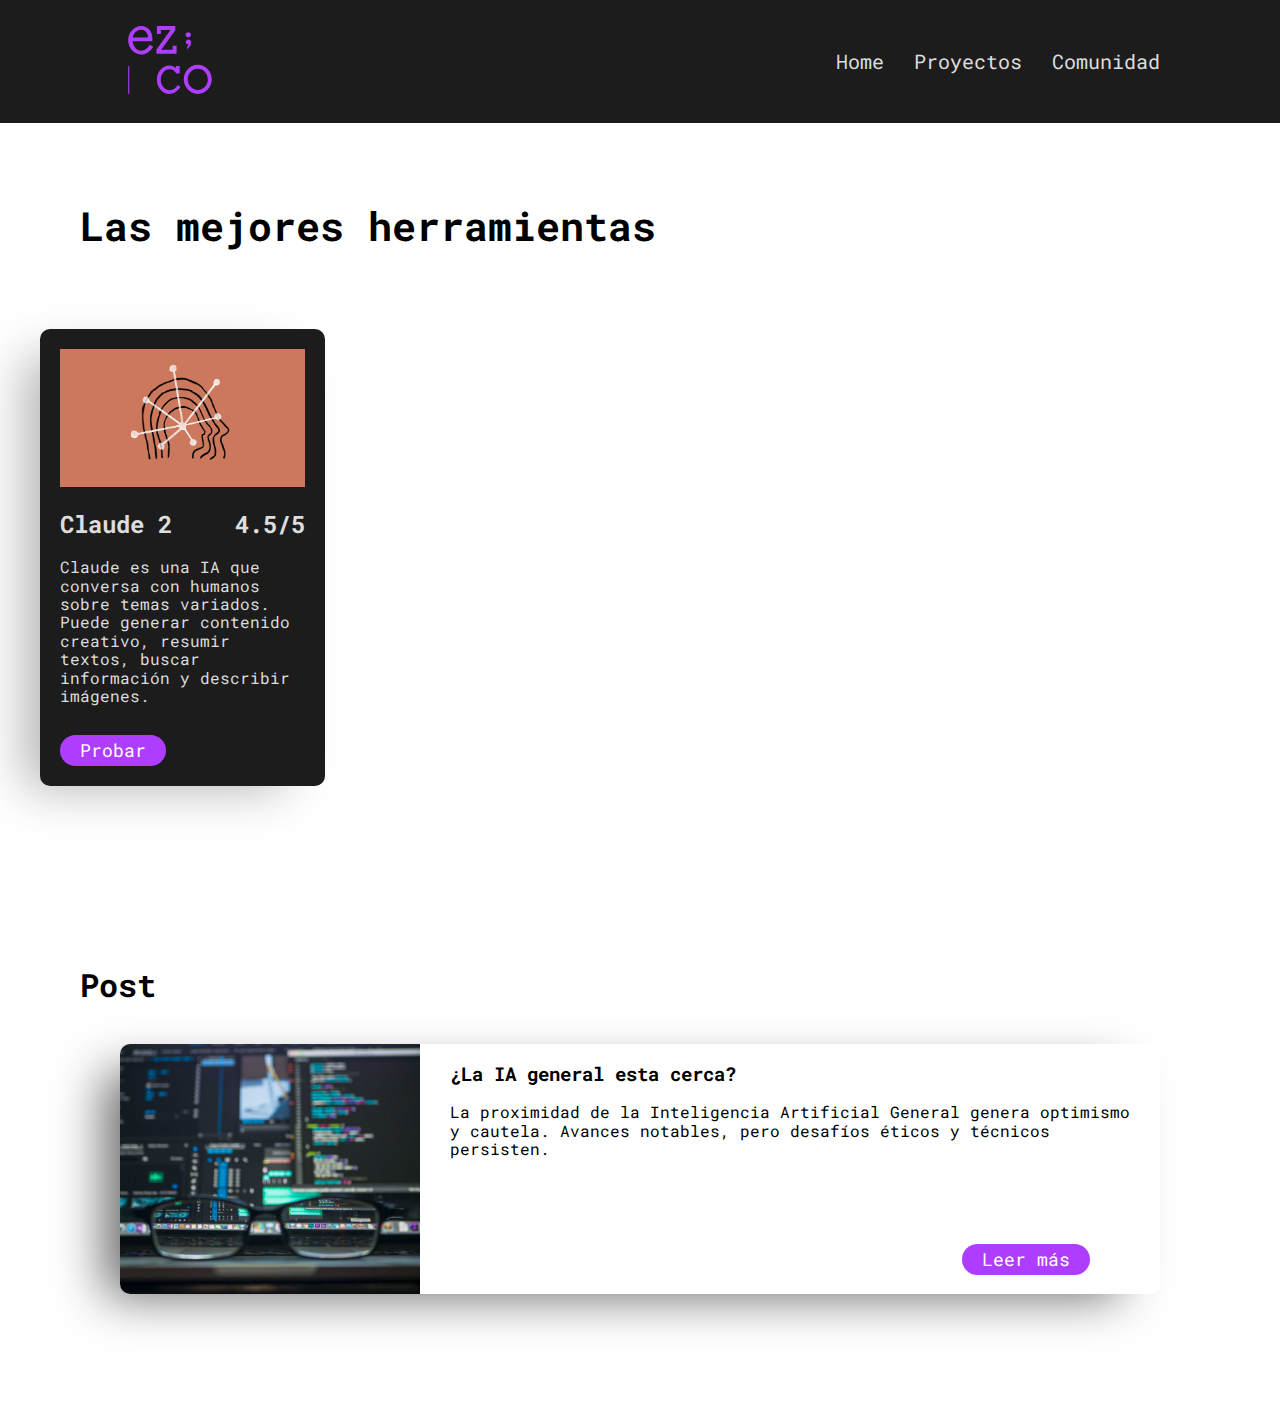
<file: Comunidad/index.html>
<!DOCTYPE html>
<html lang="en">
  <head>
    <meta charset="UTF-8" />
    <meta name="viewport" content="width=device-width, initial-scale=1.0" />
    <meta http-equiv="Expires" content="0" />
    <meta http-equiv="Last-Modified" content="0" />
    <meta http-equiv="Cache-Control" content="no-cache, mustrevalidate" />
    <meta http-equiv="Pragma" content="no-cache" />
    <meta name="robots" content="index, follow" />
    <meta
      name="description"
      content="Desarrollo de sotfware a la medida en medellin, crea tu pagina web con nosotros, medellin, envigado, itagui, sabaneta, estrella, bello, poblado, laureles.Ezco, Ezco.com.co"
    />
    <meta
      name="msapplication-TileImage"
      content="https://ezco.com.co/sources/EzcoLogo.png"
    />
    <meta property="og:site_name" content="Ezco.com.co" />
    <meta property="og:title" content="Desarrollo de sotfware a la medida" />
    <meta
      property="og:description"
      content="Los mejores servicios para hacer tu empresa crecer con tecnologia"
    />
    <meta
      property="og:image"
      content="https://ezco.com.co/sources/EzcoLogo.png"
    />
    <meta property="og:type" content="website" />
    <meta property="og:image:type" content="image/png" />
    <meta property="og:url" content="https://ezco.com.co/" />

    <title>EZCO</title>

    <link rel="icon" type="image/jpg" href="./sources/EzcoLogo.ico" />
    <link rel="preconnect" href="https://fonts.googleapis.com" />
    <link rel="preconnect" href="https://fonts.gstatic.com" crossorigin />
    <link
      href="https://fonts.googleapis.com/css2?family=Roboto+Mono:wght@100;300;400;500;600;700&display=swap"
      rel="stylesheet"
    />

    <link rel="stylesheet" href="../css/normalize.css" />
    <link rel="stylesheet" href="./main.css" />
  </head>
  <body>
    <head>
      <div class="nav">
        <div>
          <img src="../sources/EzcoLogo.svg" />
        </div>
        <div>
          <ul>
            <li><a href="../index.html">Home</a></li>
            <li><a href="../Proyectos/">Proyectos</a></li>
            <li><a href="#">Comunidad</a></li>
          </ul>
        </div>
      </div>
    </head>

    <main>
      <section class="ia">
        <h1>Las mejores herramientas</h1>
        <div class="grid">
          <div class="grid__card">
            <a href="./Review/Claude2/">
              <img src="../sources/claude/portada.webp" alt="" />
              <div class="grid__card_title">
                <p>Claude 2</p>
                <p>4.5/5</p>
              </div>
              <p>
                Claude es una IA que conversa con humanos sobre temas variados.
                Puede generar contenido creativo, resumir textos, buscar
                información y describir imágenes.
              </p>
            </a>
            <button>
              <a href="https://claude.ai" target="”_blank”">Probar</a>
            </button>
          </div>
        </div>
      </section>

      <section class="post">
        <h1>Post</h1>
        <div class="card">
          <div>
            <img src="../sources/image.jpg" alt="" />
          </div>
          <div class="card__text">
            <div class="card__text--principal">
              <h3>¿La IA general esta cerca?</h3>
              <p>La proximidad de la Inteligencia Artificial General genera optimismo y cautela. Avances notables, pero desafíos éticos y técnicos persisten.</p>
            </div>
            <div class="card__button">
                <button>
                <a href="./post/A01/" target="”_blank”">Leer más</a>
              </button></div>
          </div>
        </div>
      </section>
    </main>
  </body>
</html>
</file>
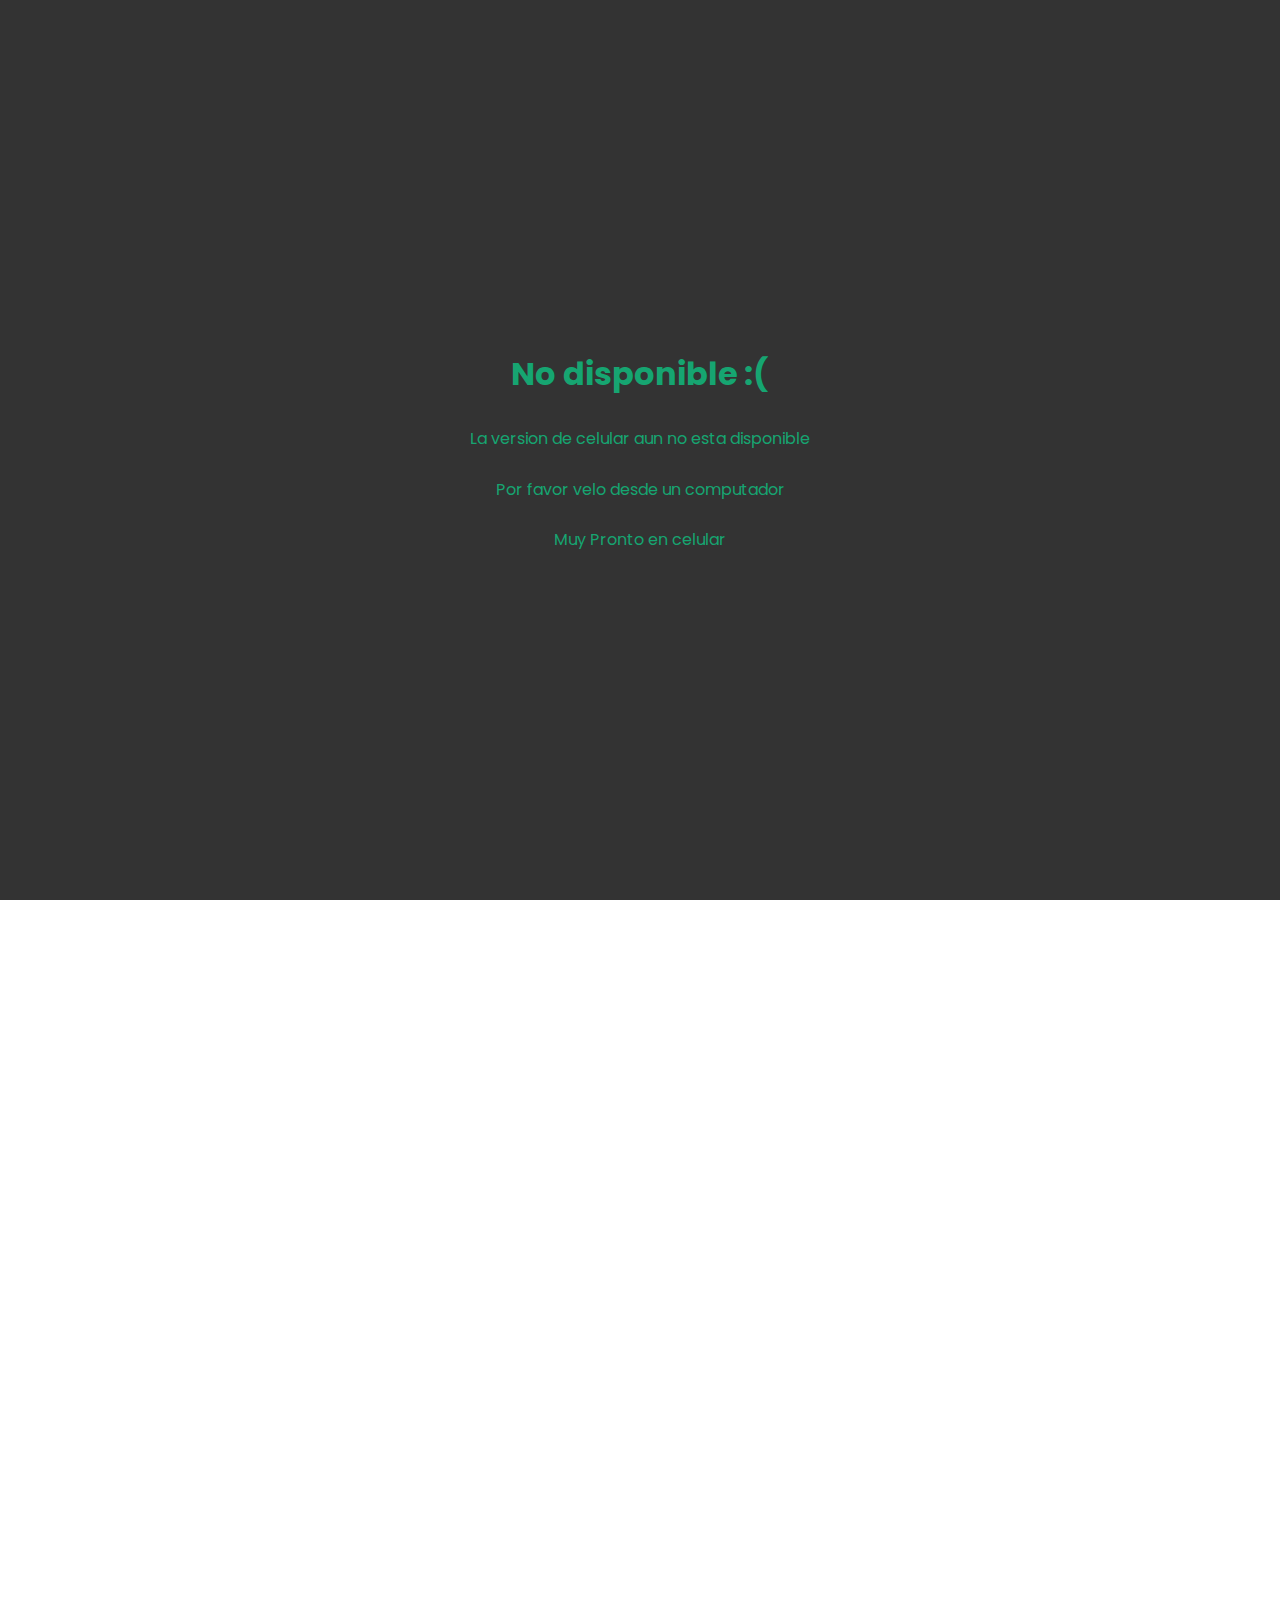
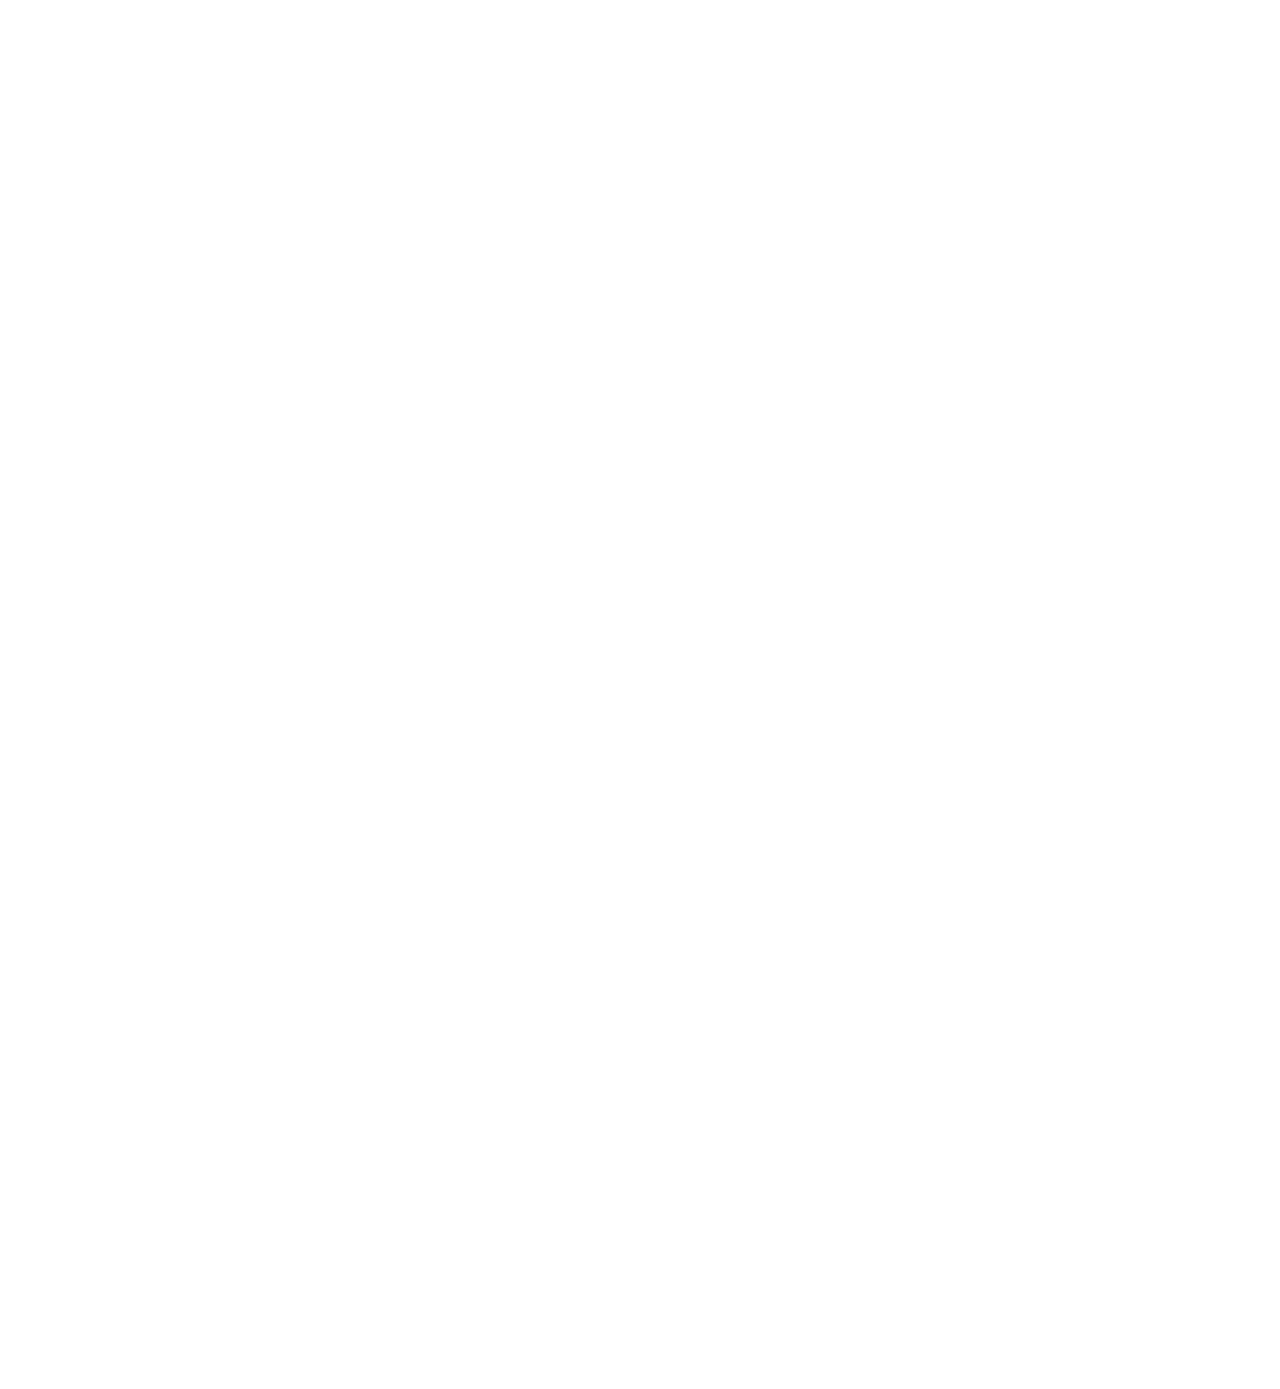
<file: Fup/index.html>
<!DOCTYPE html>
<html lang="en">
<head>
    <meta charset="UTF-8">
    <meta name="viewport" content="width=device-width, initial-scale=1.0">


    <title>FUP by EZCO</title>


    <link rel="icon" type="image/jpg" href="../sources/EzcoLogo.ico"/>
    <link rel="preconnect" href="https://fonts.googleapis.com">
    <link rel="preconnect" href="https://fonts.gstatic.com" crossorigin>
    <link href="https://fonts.googleapis.com/css2?family=Poppins:wght@100;300;400;500;600;700;800&display=swap" rel="stylesheet">
    <link rel="stylesheet" href="../css/normalize.css" />
    <link rel="stylesheet" href="./style.css?v=2" />


</head>
<body>
    

    <div class="actual">
        <img (click)="Hidden()" src="./assets/logo.svg" class="logo">
        <section class="ContentSupBody">
            <div class="SupBody-Nav">
                <a class="Button-login" routerLink="/login">Inicio de sesión</a>
            </div>
            <div class="SupBody-Info-FrontPage">
                <div class="SupBody-Content-Info-Email">
                    <div class="SupBody-Content-Text">
                        <h2 class="Title-Up"><b>Mejora</b> tu <b>negocio</b> a un <b>click</b></h2>
                        <p class="P-Up1">Ser mejor nunca fue tan fácil</p>
                    </div>
                    <div class="SupBody-Content-email">
                        <div class="P-Up2">
                            <p>Gracias a las Tecnologías que utilizamos podemos ofrecerte un buen arsenal de modulos
                                para que puedas automatizar hasta un 90% de los servicios en tu negocio ¿Desde cuando las cosas habían sido fan faciles?</p>
                        </div>
                        <form action="https://gmail.us21.list-manage.com/subscribe/post?u=23cfaa96964f514e733426467&amp;id=4e2afb9ed8&amp;f_id=0084e4e6f0" method="post" id="mc-embedded-subscribe-form" name="mc-embedded-subscribe-form" class="validate" target="_self" novalidate="">   
                        <div class="Email-Button-Register">
    
                            <div class="Email">
                                <input type="email" name="EMAIL" class="input-Email" id="mce-EMAIL" required="" value="">
                                <label>Correo electronico</label>
                                <span id="mce-EMAIL-HELPERTEXT" class="helper_text"></span>
                            </div>
                            <div class="Content-Button-Register1">
                                <input type="submit" name="subscribe" id="mc-embedded-subscribe" class="Button-Register1" value="Pre-Registro">
                            </div>
    
                        </div>
                    </form>
                    </div>
                </div>
                <div class="SupBody-Front-Page-Image">
                    <div class="circle1"></div>
                    <div class="circle2"></div>
                    <div class="circle3"></div>
                    <img class="front-page-image" src="./assets/front-page-image.svg" alt="Persona sentada mirando su celular">
                </div>
            </div>
        </section>
    <div class="Central">   
        <section id="AnimationMiddleBody1" class="Content-MiddleBody1">
            <div class="MiddleBody1-Title-FreeTrial">
                <h2><b>¡15 días gratuitos</b> y el resto del mes<br>a mitad de precio!</h2>
            </div>
            <div class="MiddleBody1-Section-Publicity">
                <div class="Publicity-Easy">
                    <div class="Easy-icon">
                        <img src="./assets/Section-Easy-Image.svg" alt="Puntero que indica lo fácil que es la app">
                    </div>
                    <div class="Publicity-Easy-text">
                        <h3>Fácil</h3>
                        <p>Comodo y Sencillo</p>
                    </div>
                </div>
                <div class="Publicity-Intelligent">
                    <div class="Intelligent-icon">
                        <img src="./assets/Section-Intelligent-image.svg" alt="Imagen que indica lo bien pensada que esta hecha la pagina">
                    </div>
                    <div class="Publicity-Intelligent-text">
                        <h3>Intelligente</h3>
                        <p>Tecnologías al alcance de tus manos</p>
                    </div>
    
                </div>
                <div class="Plublicity-Ranking">
                    <div class="Ranking-icon">
                        <img src="./assets/Section-ranking-image.svg" alt="Imagen que indica que subiras tus graficas">
                    </div>
                    <div class="Plublicity-Ranking-text">
                        <h3>Eficiente</h3>
                        <p>Notaras un incremento en la efeciciencia de tu negocio</p>
                    </div>
                </div>
                <div class="Publicity-FUP">
                    <div class="Icon-Fup">
                        <img src="./assets/Section-fup-logo.svg" alt="Imagen que representa la empresa">
                    </div>
                    <div class="Publicity-FUP-text">
                        <h3>!Juntos!</h3>
                        <p>Es el momento de llevar tu negocio al siguiente nivel</p>
                    </div>
                </div>
            </div>
        </section>
        <section class="Content-MiddleBody2">
            <div class="MiddleBody2-Info">
                <h2> <b>Manejo</b> a un click</h2>
                <p>Con la ayuda de Fup puedes cubrir todas tus 
                    necesidades, desde un manejo de inventario más organizado y actualizado, una manera sencilla y practica de 
                    vender por internet, mantener una base de datos actualizada sobre los clientes y compras que se hacen en el negocio además
                    de contar con un sistema de agendamiento de citas para mantener al día tu agenda con tus clientes. <br><br><b>
                    ¿Qué estas esperando para registrar tu negocio?</b>
                </p>
            </div>
            <div class="MiddleBody2-Gif">
                <img src="./assets/Gif-preview.svg" alt="">
            </div>
        </section>
        <section class="Content-MiddleBody3">
            <div class="MiddleBody3-modules">
                <div class="Modules-title">
                    <h2>Tipos de <b>modulos</b></h2>
                </div>
                <div class="Modules-info">
                    <div class="Module-inventory">
                        <div class="Content-icons">
                            <img class="Icon-Modules" src="./assets/icon-modules.svg" alt="">
                        </div>
                        <h3 class="TitleCopy"><b>Inventario</b></h3>
                        <p>Modulo orientado al almacenamiento de productos enlazado con la caja de la tienda para actualizarse automaticamente.</p>
                    </div>
                    <div class="Module-Store">
                        <div class="Content-icons">
                        <img class="Icon-Modules" src="./assets/icon-modules.svg" alt="">
                        </div>
                        <h3 class="TitleCopy"><b>Tienda</b></h3>
                        <p>Modulo orientado a la venta de productos online.</p>
                    </div>
                    <div class="Module-Services">
                        <div class="Content-icons">
                        <img class="Icon-Modules" src="./assets/icon-modules.svg" alt="">
                        </div>
                        <h3 class="TitleCopy"><b>Servicios</b></h3>
                        <p>Un modulo orientado al almacenamiento y a la manipulación de historias clinicas de pacientes de cualquier tipo.</p>
                    </div>
                    <div class="Module-HistoryUser">
                        <div class="Content-icons">
                        <img class="Icon-Modules" src="./assets/icon-modules.svg" alt="">
                        </div>
                        <h3 class="TitleCopy"><b>Historias clinicas</b></h3>
                        <p>Un modulo orientado al almacenamiento y a la manipulación de historias clinicas de pacientes de cualquier tipo.</p>
                    </div>
                </div>
            </div>
            <div class="MiddleBody3-join">
                <div class="Join">
                    <div class="ColorBackground">
                    </div>
                    <div class="title">
                        <h2>Unete al equipo!</h2>
                    </div>
                    <form action="https://gmail.us21.list-manage.com/subscribe/post?u=23cfaa96964f514e733426467&amp;id=4e2afb9ed8&amp;f_id=0084e4e6f0" method="post" id="mc-embedded-subscribe-form" name="mc-embedded-subscribe-form" class="validate" target="_self" novalidate="">   
                    <div class="ContentJoin">
                        <div class="Email2">
                            <input type="email" name="EMAIL" class="input-Email2" id="mce-EMAIL" required="" value="">
                            <label>Correo electronico</label>
                            <span id="mce-EMAIL-HELPERTEXT" class="helper_text"></span>
                        </div>
                        <div class="Register2">
                            <input type="submit" name="subscribe" id="mc-embedded-subscribe" class="Button-Register2" value="Pre-Registro">
                        </div>
                    </div>
                    </form>
                </div>
            </div>
        </section>
        <section class="BottomBody1-clients">
            <h2>¡Clientes <b>satisfechos!</b></h2>
            <div class="Clients-opinions">
                <div class="BoxGrid">    
                
                    <div class="Opinions">
                        <img class="img1" src="./assets/Generic-icon-profile.svg" alt="Imagen generica de foto de perfil">
                        <h3>Carlos</h3>
                        <p>Eficiente y automático y con la tienda Facilita ventas online.</p>
                        <img class="img2" src="./assets/generic.png" alt="Imagen descriptiva de locales que dan sus opiniones sobre le producto">
                    </div>
                    <div class="Opinions">
                        <img class="img1" src="./assets/Generic-icon-profile.svg" alt="Imagen generica de foto de perfil">
                        <h3>Monica</h3>
                        <p>Mejora el seguimiento de stock</p>
                        <img class="img2" src="./assets/generic.png" alt="Imagen descriptiva de locales que dan sus opiniones sobre le producto">
                    </div>
                    <div class="Opinions">
                        <img class="img1" src="./assets/Generic-icon-profile.svg" alt="Imagen generica de foto de perfil">
                        <h3>Juan</h3>
                        <p>Excelente integración con la caja, simplifica la gestión de inventario</p>
                        <img class="img2" src="./assets/generic.png" alt="Imagen descriptiva de locales que dan sus opiniones sobre le producto">
                    </div>
                    
                </div>
            </div>
        </section>
        <section class="BottomBody2-Promotion">
            <h2>¿Qué esperas para unirte?</h2>
            <div class="Promotion-Button">
                <a routerLink="/login"><img src="./assets/Arrow.svg" alt=""></a>
            </div>
        </section>
    </div>    
        <div class="Footer">
            <div class="Content-info">
                <div><img class="Logo-Footer" src="./assets/Logo-white.svg" alt="Logo de FUP"></div>
                <div class="Icons-follow">
                    <a href=""><img src="./assets/Icon-instagram.svg" alt="Icono de instagram"></a>
                    <a href=""><img src="./assets/icon-twitter.svg" alt="Icono de twitter"></a>
                    <a href=""><img src="./assets/icon-facebook.svg" alt="Icono de icon-facebook"></a>
                </div>
            </div>
            <div class="wave">
                <img src="./assets/wave.svg" alt="">
            </div>
        </div>
    </div>
    <div class="mobile">
        <h1>No disponible :(</h1>
        <p>La version de celular aun no esta disponible
        </p>
        <p>Por favor velo desde un computador</p>
        <p>Muy Pronto en celular</p>

    </div>


    
</body>
</html>
</file>
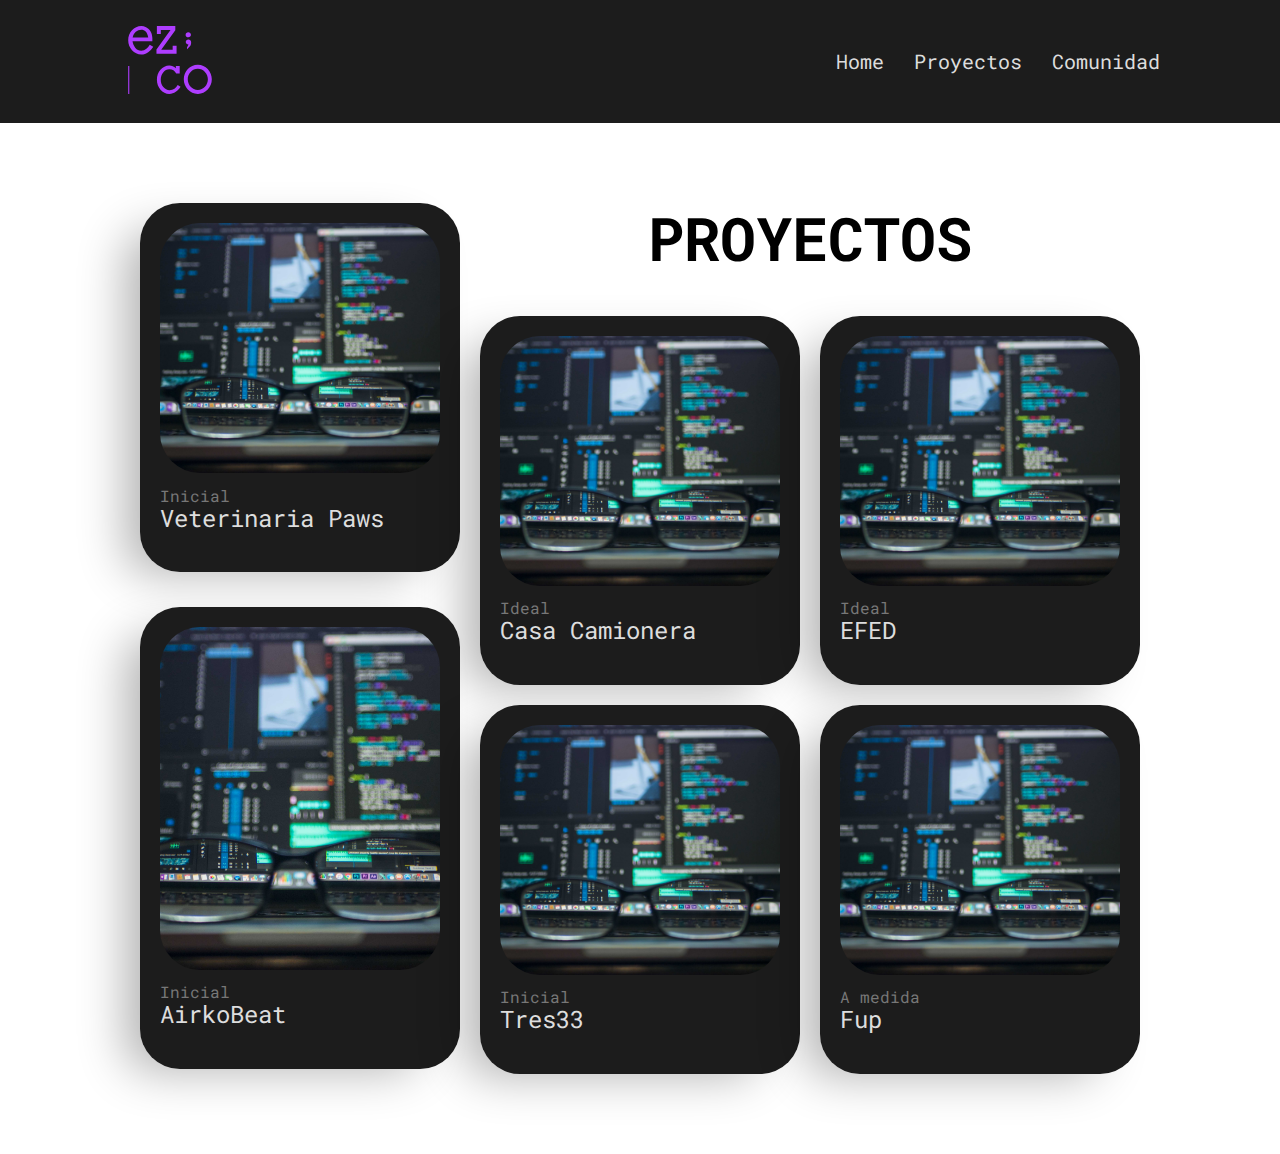
<file: Proyectos/index.html>
<!DOCTYPE html>
<html lang="en">
    <head>
        <meta charset="UTF-8" />
        <meta name="viewport" content="width=device-width, initial-scale=1.0" />
        <meta http-equiv="Expires" content="0">
        <meta http-equiv="Last-Modified" content="0">
        <meta http-equiv="Cache-Control" content="no-cache, mustrevalidate">
        <meta http-equiv="Pragma" content="no-cache">
        <meta name="robots" content="index, follow">
        <meta name="description" content="Desarrollo de sotfware a la medida en medellin, crea tu pagina web con nosotros, medellin, envigado, itagui, sabaneta, estrella, bello, poblado, laureles.Ezco, Ezco.com.co">
        <meta name="msapplication-TileImage" content="https://ezco.com.co/sources/EzcoLogo.png">    
        <meta property="og:site_name" content="Ezco.com.co">
        <meta property="og:title" content="Desarrollo de sotfware a la medida">
        <meta property="og:description" content="Los mejores servicios para hacer tu empresa crecer con tecnologia">
        <meta property="og:image" content="https://ezco.com.co/sources/EzcoLogo.png">
        <meta property="og:type" content="website" />
        <meta property="og:image:type" content="image/png">
        <meta property="og:url" content="https://ezco.com.co/">



        <title>EZCO</title>



        <link rel="icon" type="image/jpg" href="./sources/EzcoLogo.ico"/>
        <link rel="preconnect" href="https://fonts.googleapis.com" />
        <link rel="preconnect" href="https://fonts.gstatic.com" crossorigin />
        <link
          href="https://fonts.googleapis.com/css2?family=Roboto+Mono:wght@100;300;400;500;600;700&display=swap"
          rel="stylesheet"
        />
    
        <link rel="stylesheet" href="../css/normalize.css" />
        <link rel="stylesheet" href="./main.css" />
      </head>
<body>
    <head>
        <div class="nav">
            <div>                
                <img src="../sources/EzcoLogo.svg">
            </div>
            <div>
                <ul>
                    <li><a href="../index.html">Home</a></li>
                    <li><a href="#">Proyectos</a></li>
                    <li><a href="../Comunidad/">Comunidad</a></li>
                  </ul>
            </div>
        </div>
    </head>

    <main>
    
        <div class="grid">

            <div class="grid__title">
                <h1>PROYECTOS</h1>
            </div>

            <div class="grid__card">
                <img src="../sources/image.jpg" alt="">
                <p class="card__subtitle">Inicial</p>
                <p class="card__Name">Veterinaria Paws</p>
                <span src="" alt="">
            </div>
            <div class="grid__card">
                <img src="../sources/image.jpg" alt="">
                <p class="card__subtitle">Ideal</p>
                <p class="card__Name">Casa Camionera</p>
                <span src="" alt="">
            </div>
            <div class="grid__card">
                <img src="../sources/image.jpg" alt="">
                <p class="card__subtitle">Ideal</p>
                <p class="card__Name">EFED</p>
                <span src="" alt="">
            </div>
            <div class="grid__card">
                <img src="../sources/image.jpg" alt="">
                <p class="card__subtitle">Inicial</p>
                <p class="card__Name">AirkoBeat</p>
                <span src="" alt="">
            </div>
            <div class="grid__card">
                <img src="../sources/image.jpg" alt="">
                <p class="card__subtitle">Inicial</p>
                <p class="card__Name">Tres33</p>
                <span src="" alt="">
            </div>
            <div class="grid__card">
                <img src="../sources/image.jpg" alt="">
                <p class="card__subtitle">A medida</p>
                <p class="card__Name">Fup</p>
                <span src="" alt="">
            </div>
        </div>
    </main>




    
</body>
</html>
</file>
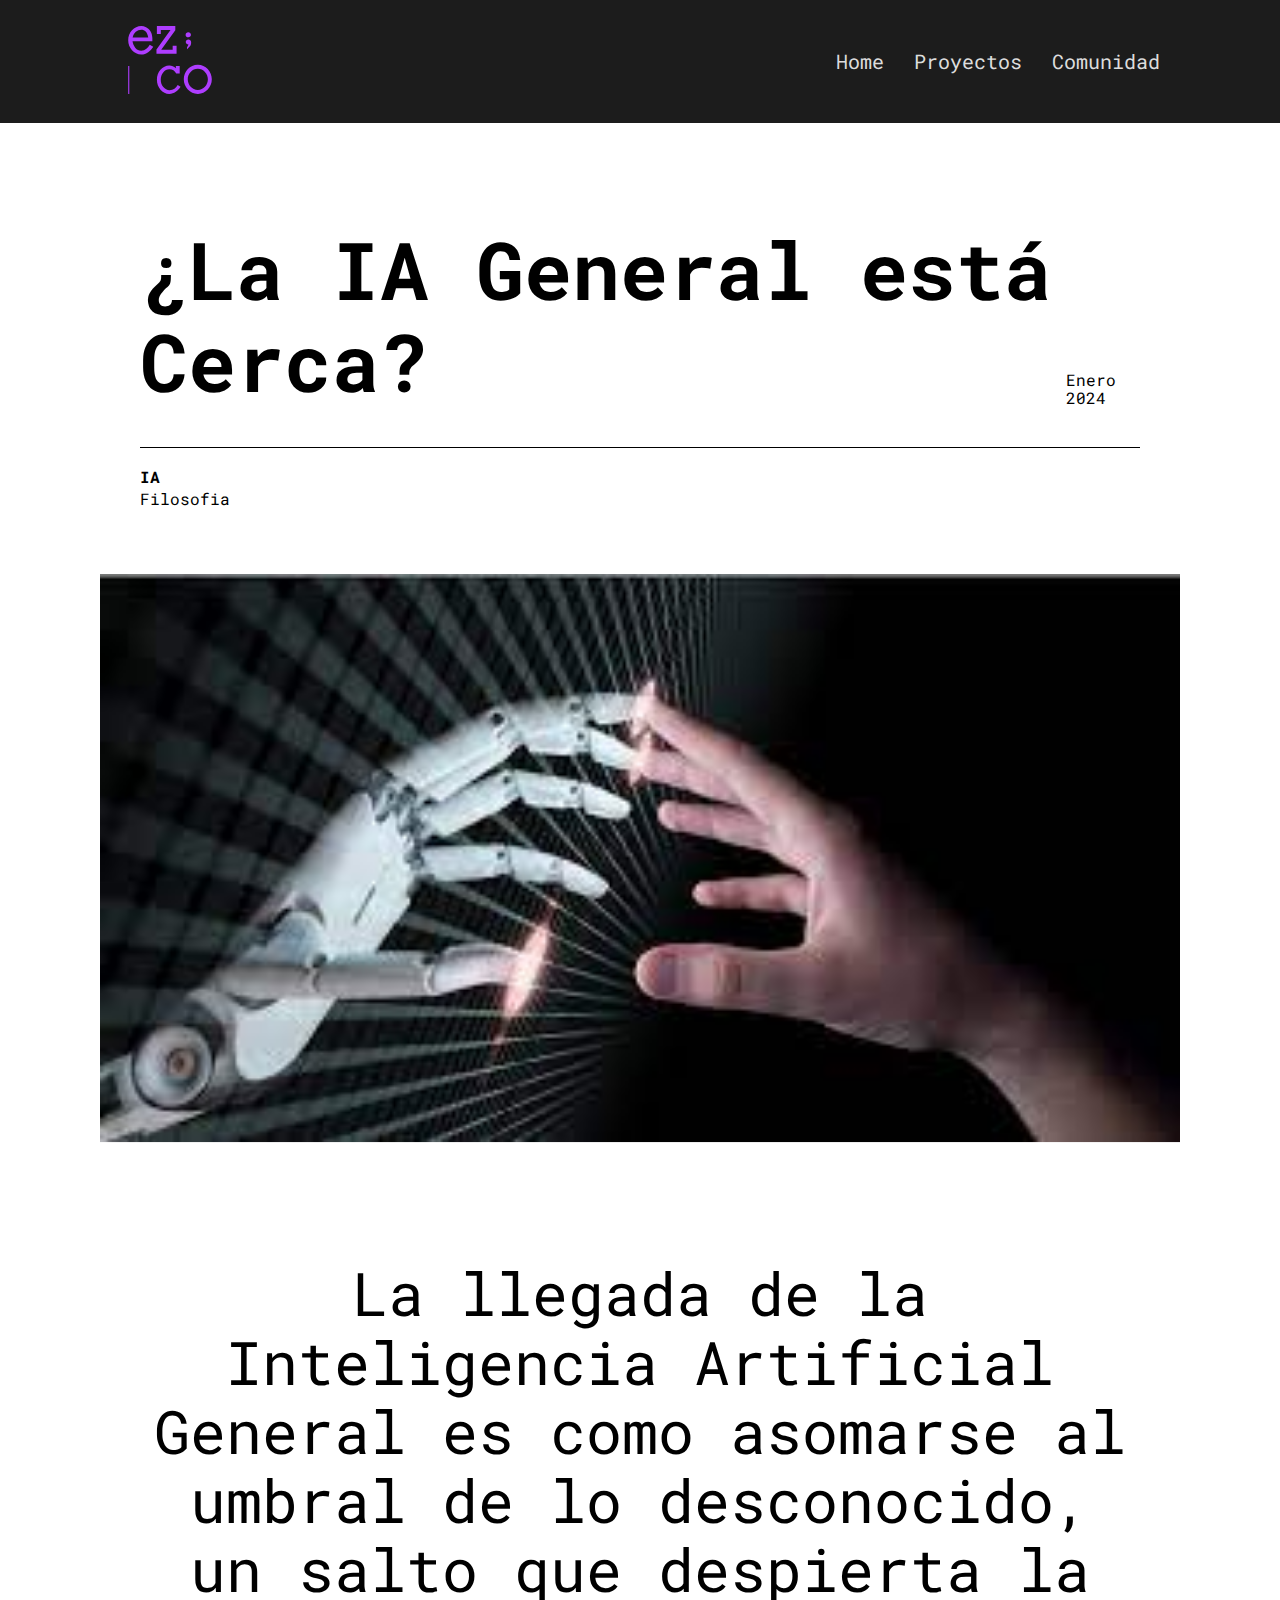
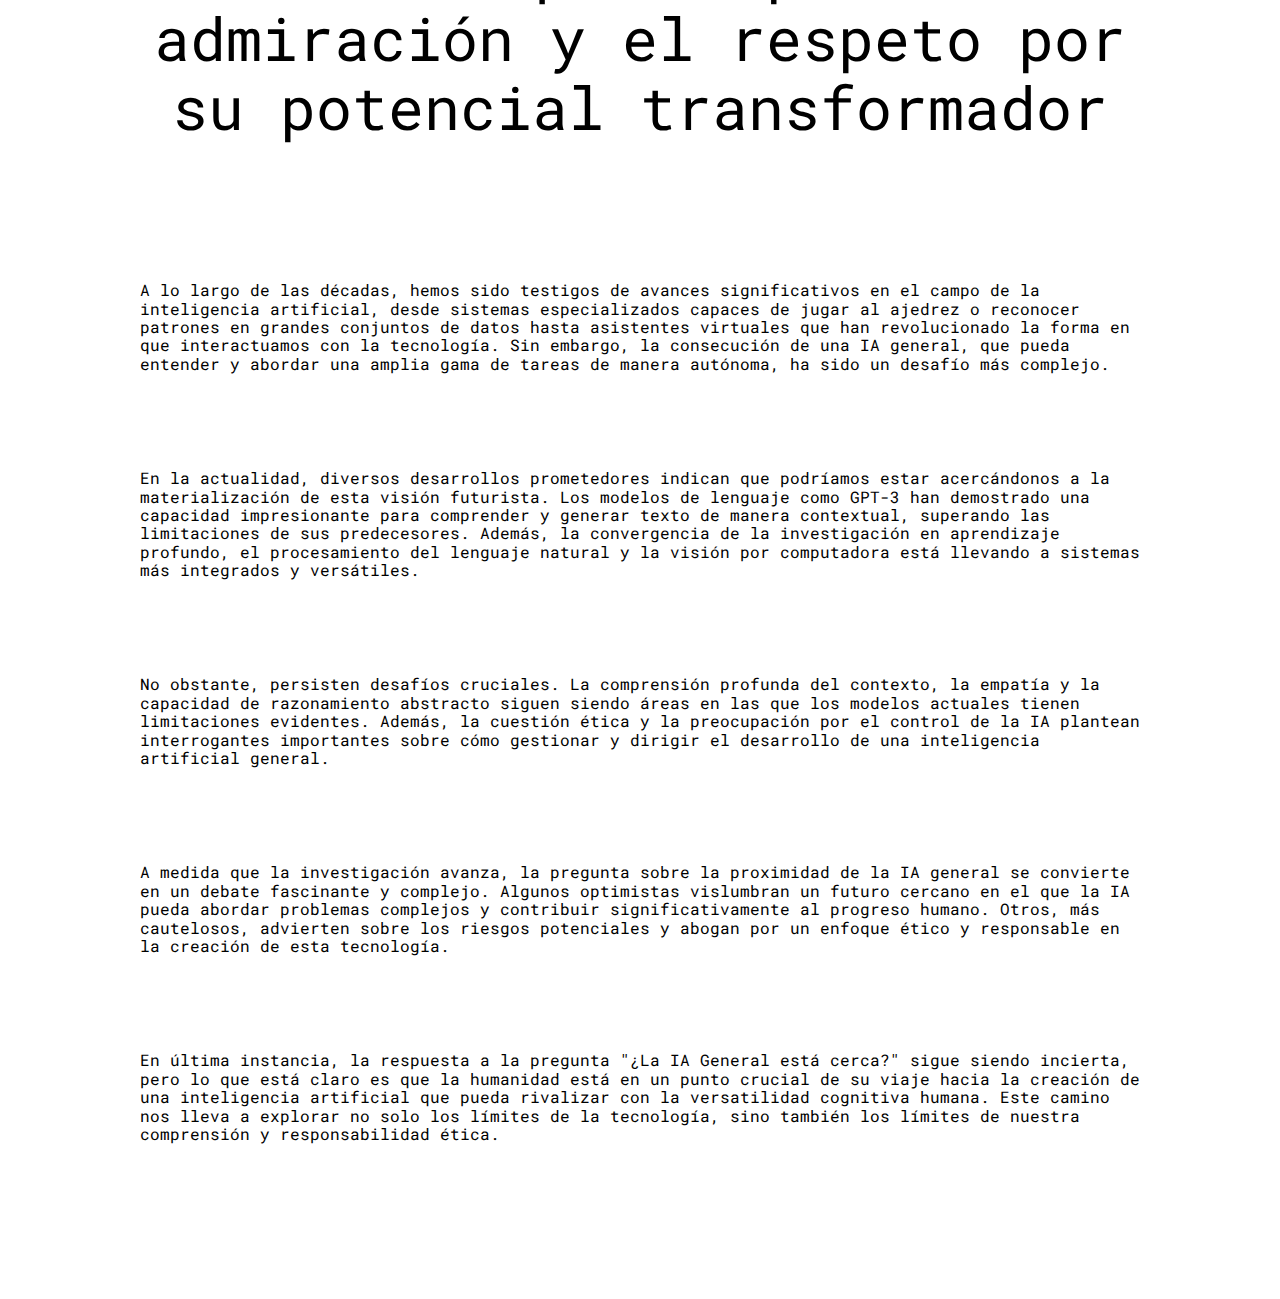
<file: Comunidad/post/A01/index.html>
<!DOCTYPE html>
<html lang="en">
  <head>
    <meta charset="UTF-8" />
    <meta name="viewport" content="width=device-width, initial-scale=1.0" />
    <meta http-equiv="Expires" content="0" />
    <meta http-equiv="Last-Modified" content="0" />
    <meta http-equiv="Cache-Control" content="no-cache, mustrevalidate" />
    <meta http-equiv="Pragma" content="no-cache" />
    <meta name="robots" content="index, follow" />
    <meta
      name="description"
      content="Desarrollo de sotfware a la medida en medellin, crea tu pagina web con nosotros, medellin, envigado, itagui, sabaneta, estrella, bello, poblado, laureles.Ezco, Ezco.com.co"
    />
    <meta
      name="msapplication-TileImage"
      content="https://ezco.com.co/sources/EzcoLogo.png"
    />
    <meta property="og:site_name" content="Ezco.com.co" />
    <meta property="og:title" content="Desarrollo de sotfware a la medida" />
    <meta
      property="og:description"
      content="Los mejores servicios para hacer tu empresa crecer con tecnologia"
    />
    <meta
      property="og:image"
      content="https://ezco.com.co/sources/EzcoLogo.png"
    />
    <meta property="og:type" content="website" />
    <meta property="og:image:type" content="image/png" />
    <meta property="og:url" content="https://ezco.com.co/" />

    <title>EZCO</title>

    <link rel="icon" type="image/jpg" href="./sources/EzcoLogo.ico" />
    <link rel="preconnect" href="https://fonts.googleapis.com" />
    <link rel="preconnect" href="https://fonts.gstatic.com" crossorigin />
    <link
      href="https://fonts.googleapis.com/css2?family=Roboto+Mono:wght@100;300;400;500;600;700&display=swap"
      rel="stylesheet"
    />

    <link rel="stylesheet" href="../../../css/normalize.css" />
    <link rel="stylesheet" href="./main.css" />
  </head>
  <body>
    <head>
      <div class="nav">
        <div>
          <img src="../../../sources/EzcoLogo.svg" />
        </div>
        <div>
          <ul>
            <li><a href="../../../index.html">Home</a></li>
            <li><a href="../../../Proyectos/">Proyectos</a></li>
            <li><a href="../../">Comunidad</a></li>
          </ul>
        </div>
      </div>
    </head>

    <main>
      <div class="header">
        <h1>¿La IA General está Cerca?</h1>
        <p>Enero 2024</p>
      </div>
      <div class="category">
        <p><b>IA</b></p>
        <p>Filosofia</p>
      </div>
      <div class="parallax-img">
        <img src="./agi.jpg" alt="Imagen parallax">
      </div>
      <p class="phrase">‌La llegada de la Inteligencia Artificial General es como asomarse al umbral de lo desconocido, un salto que despierta la admiración y el respeto por su potencial transformador</p>

      <p class="para">A lo largo de las décadas, hemos sido testigos de avances significativos en el campo de la inteligencia artificial, desde sistemas especializados capaces de jugar al ajedrez o reconocer patrones en grandes conjuntos de datos hasta asistentes virtuales que han revolucionado la forma en que interactuamos con la tecnología. Sin embargo, la consecución de una IA general, que pueda entender y abordar una amplia gama de tareas de manera autónoma, ha sido un desafío más complejo.</p>

      <p class="para">En la actualidad, diversos desarrollos prometedores indican que podríamos estar acercándonos a la materialización de esta visión futurista. Los modelos de lenguaje como GPT-3 han demostrado una capacidad impresionante para comprender y generar texto de manera contextual, superando las limitaciones de sus predecesores. Además, la convergencia de la investigación en aprendizaje profundo, el procesamiento del lenguaje natural y la visión por computadora está llevando a sistemas más integrados y versátiles.</p>

      <p class="para">No obstante, persisten desafíos cruciales. La comprensión profunda del contexto, la empatía y la capacidad de razonamiento abstracto siguen siendo áreas en las que los modelos actuales tienen limitaciones evidentes. Además, la cuestión ética y la preocupación por el control de la IA plantean interrogantes importantes sobre cómo gestionar y dirigir el desarrollo de una inteligencia artificial general.</p>

      <p class="para">A medida que la investigación avanza, la pregunta sobre la proximidad de la IA general se convierte en un debate fascinante y complejo. Algunos optimistas vislumbran un futuro cercano en el que la IA pueda abordar problemas complejos y contribuir significativamente al progreso humano. Otros, más cautelosos, advierten sobre los riesgos potenciales y abogan por un enfoque ético y responsable en la creación de esta tecnología.</p>

      <p class="para">En última instancia, la respuesta a la pregunta "¿La IA General está cerca?" sigue siendo incierta, pero lo que está claro es que la humanidad está en un punto crucial de su viaje hacia la creación de una inteligencia artificial que pueda rivalizar con la versatilidad cognitiva humana. Este camino nos lleva a explorar no solo los límites de la tecnología, sino también los límites de nuestra comprensión y responsabilidad ética.</p>



    </main>
    
    <script>
      document.addEventListener('scroll', function() {
        var scrollPosition = window.scrollY;
        var parallaxImg = document.querySelector('.parallax-img img');
        parallaxImg.style.transform = 'translate(-50%, calc(-50% + ' + scrollPosition * 0.2 + 'px))';
      });

    </script>

  </body>
</html>
</file>
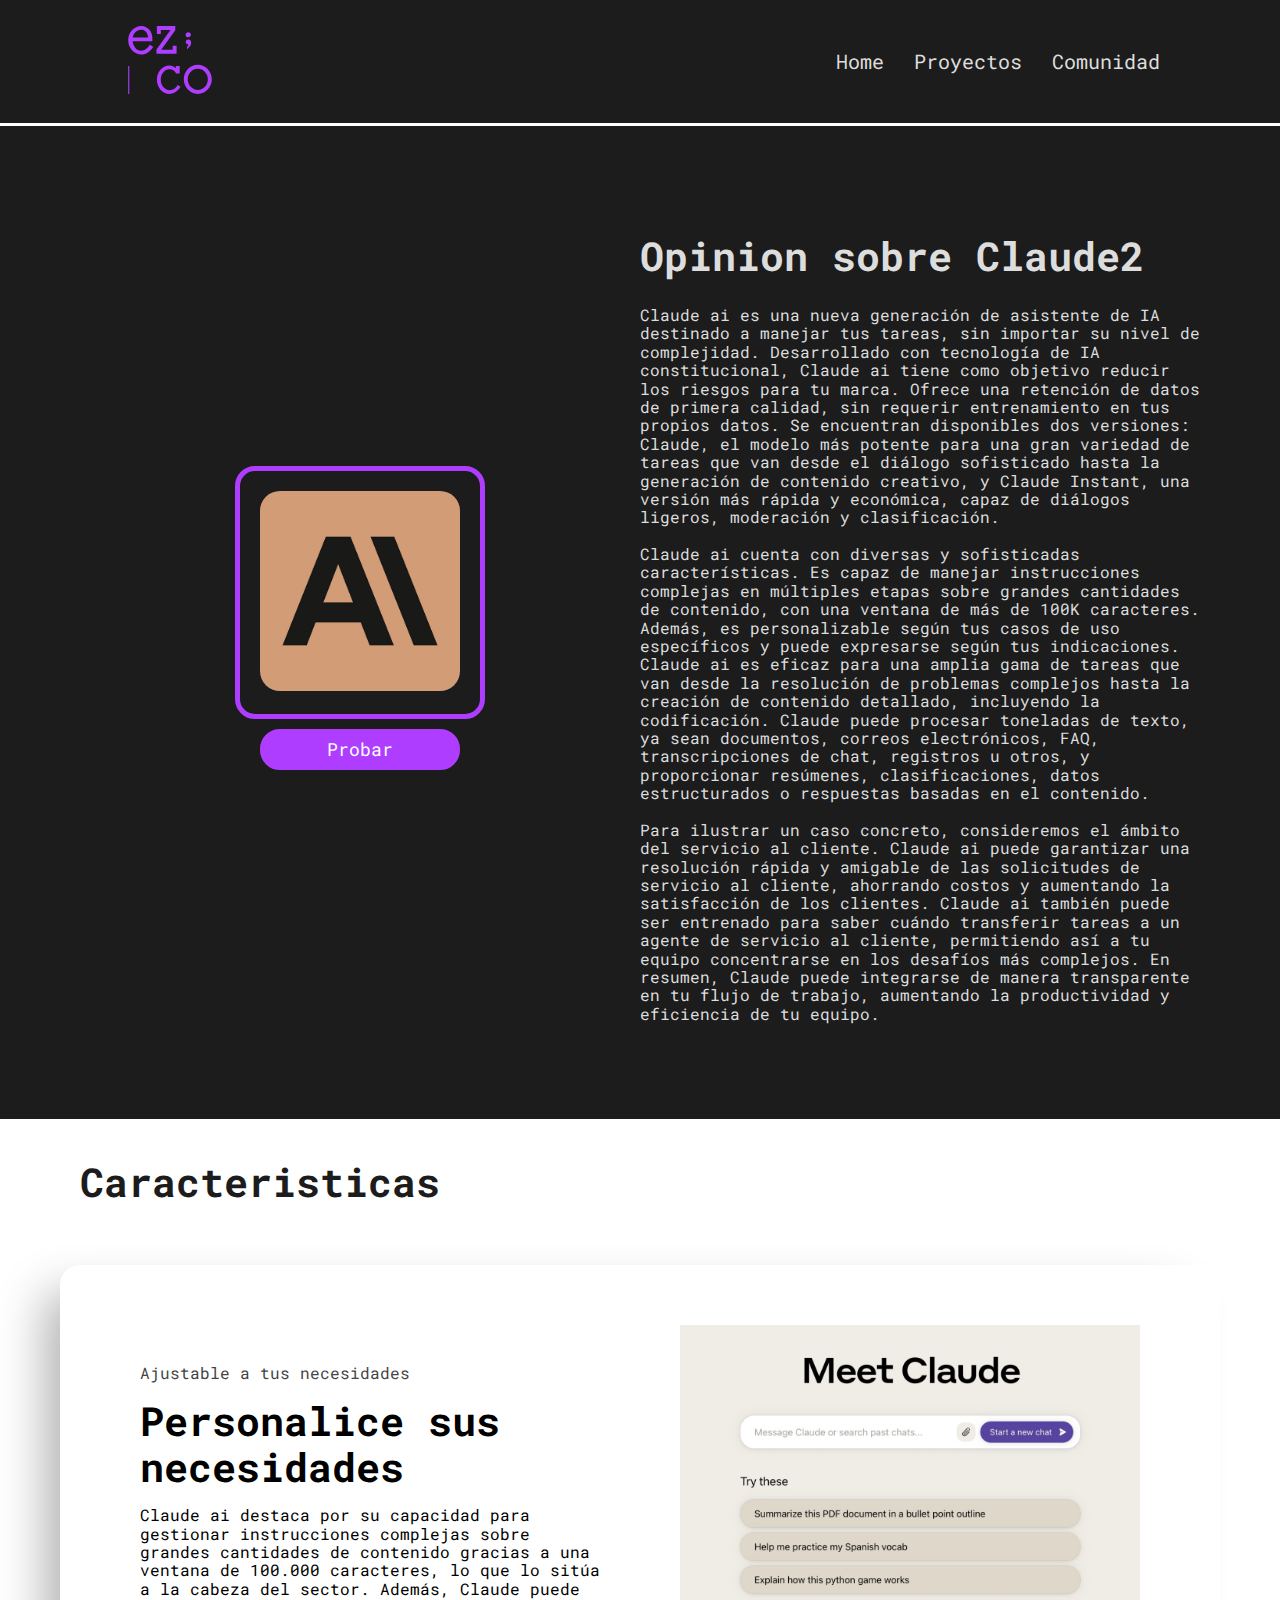
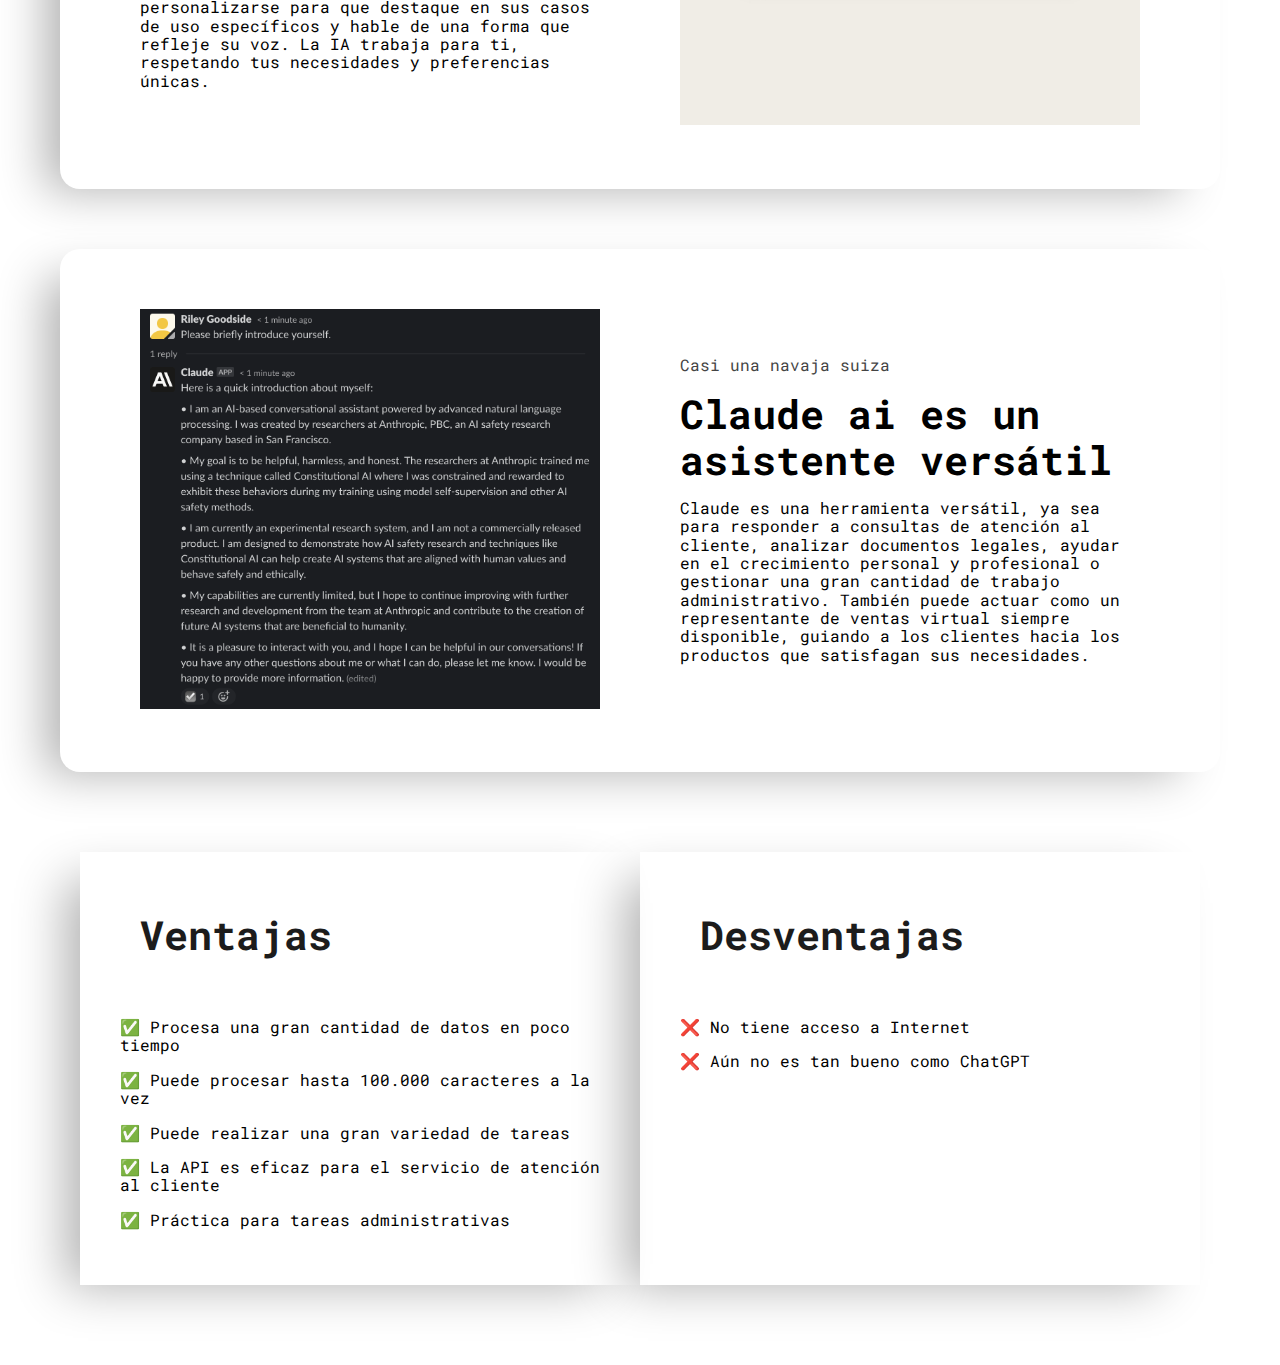
<file: Comunidad/Review/Claude2/index.html>
<!DOCTYPE html>
<html lang="en">
    <head>
        <meta charset="UTF-8" />
        <meta name="viewport" content="width=device-width, initial-scale=1.0" />
        <meta http-equiv="Expires" content="0">
        <meta http-equiv="Last-Modified" content="0">
        <meta http-equiv="Cache-Control" content="no-cache, mustrevalidate">
        <meta http-equiv="Pragma" content="no-cache">
        <meta name="robots" content="index, follow">
        <meta name="description" content="Desarrollo de sotfware a la medida en medellin, crea tu pagina web con nosotros, medellin, envigado, itagui, sabaneta, estrella, bello, poblado, laureles.Ezco, Ezco.com.co">
        <meta name="msapplication-TileImage" content="https://ezco.com.co/sources/EzcoLogo.png">    
        <meta property="og:site_name" content="Ezco.com.co">
        <meta property="og:title" content="Desarrollo de sotfware a la medida">
        <meta property="og:description" content="Los mejores servicios para hacer tu empresa crecer con tecnologia">
        <meta property="og:image" content="https://ezco.com.co/sources/EzcoLogo.png">
        <meta property="og:type" content="website" />
        <meta property="og:image:type" content="image/png">
        <meta property="og:url" content="https://ezco.com.co/">



        <title>EZCO</title>



        <link rel="icon" type="image/jpg" href="../../../sources/EzcoLogo.ico"/>
        <link rel="preconnect" href="https://fonts.googleapis.com" />
        <link rel="preconnect" href="https://fonts.gstatic.com" crossorigin />
        <link
          href="https://fonts.googleapis.com/css2?family=Roboto+Mono:wght@100;300;400;500;600;700&display=swap"
          rel="stylesheet"
        />
    
        <link rel="stylesheet" href="../../../css/normalize.css" />
        <link rel="stylesheet" href="./main.css" />
      </head>
<body>
    <head>
        <div class="nav">
            <div>                
                <img src="../../../sources/EzcoLogo.svg">
            </div>
            <div>
                <ul>
                    <li><a href="../../../">Home</a></li>
                    <li><a href="../../../Proyectos/">Proyectos</a></li>
                    <li><a href="../../">Comunidad</a></li>
                  </ul>
            </div>
        </div>
    </head>

    <main>

        <section class="main_description">
            <div class="description__image">
                <div>
                    <img src="../../../sources/claude/logo.png" alt="">
                </div>
                <button><a href="https://claude.ai" target=”_blank”>Probar</a></button>
            </div>
            <div class="description__text">
                <h1>Opinion sobre Claude2</h1>
                <p>Claude ai es una nueva generación de asistente de IA destinado a manejar tus tareas, sin importar su nivel de complejidad. Desarrollado con tecnología de IA constitucional, Claude ai tiene como objetivo reducir los riesgos para tu marca. Ofrece una retención de datos de primera calidad, sin requerir entrenamiento en tus propios datos. Se encuentran disponibles dos versiones: Claude, el modelo más potente para una gran variedad de tareas que van desde el diálogo sofisticado hasta la generación de contenido creativo, y Claude Instant, una versión más rápida y económica, capaz de diálogos ligeros, moderación y clasificación.
                    <br><br>
                    Claude ai cuenta con diversas y sofisticadas características. Es capaz de manejar instrucciones complejas en múltiples etapas sobre grandes cantidades de contenido, con una ventana de más de 100K caracteres. Además, es personalizable según tus casos de uso específicos y puede expresarse según tus indicaciones. Claude ai es eficaz para una amplia gama de tareas que van desde la resolución de problemas complejos hasta la creación de contenido detallado, incluyendo la codificación. Claude puede procesar toneladas de texto, ya sean documentos, correos electrónicos, FAQ, transcripciones de chat, registros u otros, y proporcionar resúmenes, clasificaciones, datos estructurados o respuestas basadas en el contenido.
                    <br>
                    <br>
                    Para ilustrar un caso concreto, consideremos el ámbito del servicio al cliente. Claude ai puede garantizar una resolución rápida y amigable de las solicitudes de servicio al cliente, ahorrando costos y aumentando la satisfacción de los clientes. Claude ai también puede ser entrenado para saber cuándo transferir tareas a un agente de servicio al cliente, permitiendo así a tu equipo concentrarse en los desafíos más complejos. En resumen, Claude puede integrarse de manera transparente en tu flujo de trabajo, aumentando la productividad y eficiencia de tu equipo.</p>
            </div>
        </section>

        <section class="main_aboutus" id="aboutus">
            <h2>Caracteristicas</h2>
            <div>
                <div>
                  <p class="gray">Ajustable a tus necesidades</p>
                  <h3>Personalice sus necesidades</h3>
                  <p>
                    Claude ai destaca por su capacidad para gestionar instrucciones complejas sobre grandes cantidades de contenido gracias a una ventana de 100.000 caracteres, lo que lo sitúa a la cabeza del sector. Además, Claude puede personalizarse para que destaque en sus casos de uso específicos y hable de una forma que refleje su voz. La IA trabaja para ti, respetando tus necesidades y preferencias únicas.
                  </p>
                </div>
                <div>
                  <img src="../../../sources/claude/i1.jpg" alt="" />
                </div>
              </div>
            <div>
              <div>
                <img src="../../../sources/claude/i2.png" alt="" />
              </div>
              <div>
                <p class="gray">Casi una navaja suiza</p>
                <h3>Claude ai es un asistente versátil</h3>
                <p>
                    Claude es una herramienta versátil, ya sea para responder a consultas de atención al cliente, analizar documentos legales, ayudar en el crecimiento personal y profesional o gestionar una gran cantidad de trabajo administrativo. También puede actuar como un representante de ventas virtual siempre disponible, guiando a los clientes hacia los productos que satisfagan sus necesidades.
                </p>
              </div>
            </div>
        </section>

        <section class="calification">
            <div>
                <h2>Ventajas</h2>
                <p>✅ Procesa una gran cantidad de datos en poco tiempo</p>
                <p>✅ Puede procesar hasta 100.000 caracteres a la vez</p>
                <p>✅ Puede realizar una gran variedad de tareas</p>
                <p>✅ La API es eficaz para el servicio de atención al cliente</p>
                <p>✅ Práctica para tareas administrativas</p>
            </div>
            <div>
                <h2>Desventajas</h2>
                <p>❌ No tiene acceso a Internet</p>
                <p>❌ Aún no es tan bueno como ChatGPT</p>
            </div>
        </section>
    
    </main>




    
</body>
</html>
</file>
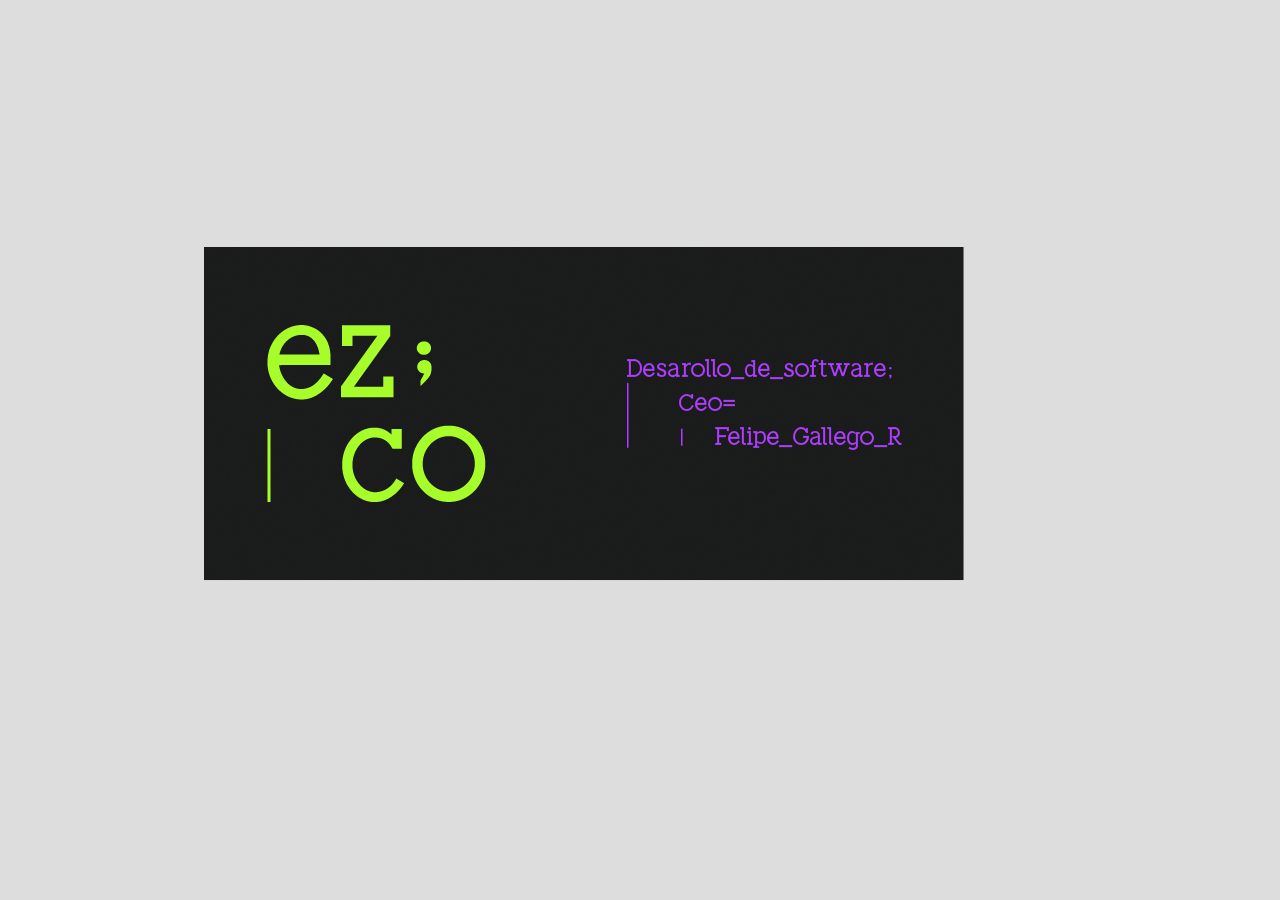
<file: component/card1/card1.html>
<!DOCTYPE html>
<html lang="en">
<head>
    <meta charset="UTF-8">
    <meta name="viewport" content="width=device-width, initial-scale=1.0">
    <title>Document</title>
    <link rel="stylesheet" href="./style.css" />
</head>
<body>
    <div class="flip-card">
        <div class="flip-card-inner">
          <div class="flip-card-front">
            <img src="../../sources/c2.png" alt="Avatar" style="width:832px;height:406px;">
          </div>
          <div class="flip-card-back">
            <img src="../../sources/c1.png" alt="Avatar" style="width:832px;height:406px;">
          </div>
        </div>
      </div> 
</body>

</html>
</file>
<file: Comunidad/main.css>
:root{
    --black: #1C1C1C;
    --gray: #444;
    --white: #ddd;
    --green: #A5FD29;
    --pruple: #AE3DFF;
}

body{
    font-family: 'Roboto Mono', monospace;
}

.nav{
    display: flex;
    justify-content: space-between;
    padding: 10px 120px ;
    box-sizing: border-box;
    align-items: center;
    background-color: var(--black);
}

.nav>div>img{
    width: 100px;
}

.nav>div>ul>li{
    list-style-type: none;
    display: inline;
    margin-left: 20px;
}
.nav>div>ul>li>a{
    color: var(--white);
    font-size: 20px;
    text-decoration: none;
}


.grid{
    width: 1200px;
    margin: 80px auto;
    display: grid;
    grid-template-columns: repeat(4, 1fr);
    grid-gap: 20px;
}

.grid__card{
    background-color: var(--black);
    padding: 20px;
    overflow: hidden;
    border-radius: 10px;
    color: var(--white);
    font-size: 16px;
    box-shadow: -28px 15px 47px -13px rgba(0,0,0,0.3);
}
a{
    color: var(--white);
    text-decoration: none;
}

.grid__card p{
    margin: 0px;
}

.grid__card img{
    width:100%;
}

.grid__card_title{
    margin:20px 0px;
    display: flex;
    font-size: 24px;
    font-weight: bold;
    justify-content: space-between;
}

button{
    margin: 30px 0px 0px 0px;
    padding: 5px 20px;
    display: inline-block;
    border-radius: 40px;
    font-size: 18px;
    color: white;
    background-color: var(--pruple);
    border: none;

}
button>a{
    color: white;
    text-decoration: none;
} 

button:hover{    
    outline:2px solid var(--white);
}

.ia>h1{
    margin: 80px;
    font-size: 40px;
}


.post{
    padding: 80px;
}

.card{
    margin: 40px;
    display: flex;
    align-items: flex-start;
    box-shadow: -28px 15px 47px -13px rgba(0,0,0,0.6);
    border-radius: 10px ;
    overflow: hidden;
    padding: 0px;
    height: 250px;
}

.card>div>img{
    width: 300px;
    height: 250px;
    object-fit: cover;

}

.card__text{
    margin: 0px 30px;

}
.card__text--principal{
    height: 200px;
    overflow: hidden;
}
.card__button{
    display: flex;
    width: 100%;
    align-items: flex-end;
    justify-content: flex-end;
    padding: 0px 40px;
    box-sizing: border-box;
}

.card__button>button{
    margin: 0px;
}

@media screen and (max-width: 1200px) {

    .grid{
        width: 100%;
        margin: 80px 0px;
        padding: 20px;
        grid-template-columns: repeat(2, 1fr);
        box-sizing: border-box;
    }
    .ia>h1{
        margin: 20px;
        font-size: 30px;
    }
    .post{
        padding: 20px;
    }
    .card{
        margin: 20px 0px;
    }

}
@media screen and (max-width: 900px) {
    .card{
        display: block;
        align-items: center;
        height: 500px;
    }
    .card>div:first-child{
        text-align: center;
    }
    .card>div{
        width: 100%;
        margin: 0px;
        box-sizing: border-box;
        padding: 20px;
    }
    .card>div>img{
        
    }
}
@media screen and (max-width: 700px) {
    .grid{
        width: 100%;
        margin: 80px 0px;
        padding: 20px;
        grid-template-columns: repeat(1, 1fr);
        box-sizing: border-box;
    }
}
</file>
<file: Fup/style.css>
:root {
    --c1: #16A571;
    --c2: #33D380;
    --r: #D13333;
    --w: #F2F0F0;
    --b: #333;
    --g: #79747E;
  }

  *
{
  color: var(--b);
  font-family: 'Poppins', sans-serif;
}


.Button-Register1,.Button-Register2{
    cursor: pointer;
    border: none;
    outline: none;
}

.logo{
    margin: 20px 10px;
    height: 50px;
    position: relative;
    z-index: 99;
    cursor: pointer;
    
}

.SupBody-Nav{
    text-align: end;
    top: 3%;
    position: absolute;
    width: 100%;
}
.Button-login{
    background-color: var(--c1);
    padding: 8px;
    border-radius: 18px;
    margin-right: 10px;

    color: var(--w);
    text-decoration: none;
}
.SupBody-Info-FrontPage{
    width: 100%;
    padding: 0 150px;
    box-sizing: border-box;
    display: flex;
    flex-flow: wrap row;
}
.SupBody-Content-Info-Email{
    width: 38.7%;
}
b{
    color: var(--c1);
}
.Title-Up{
    font-size: 60px;
    margin-bottom: 0;
}
.P-Up1{
    margin-top: -10px;
    font-weight: bold;
    margin: 3px;
    font-size: 18px;
}
.P-Up2{
    margin: 50px 0 30px 0;
}
.P-Up2 p{
    font-size:14px;
}
.Email-Button-Register label{
    background-color: var(--c1);
    color:var(--w);
    font-size: 16px;
    border-radius: 10px;
    padding: 0 3px 0 3px;
    position: absolute;
    left: 11.2%;
    margin-top: -8px;
    transition: all .8s ease-in;
}
.Email-Button-Register .input-Email:focus+label{
    left: 20%;
    transition: all .8s ease-in-out;
}
.input-Email{
    border-radius: 10px;
    outline: 0 none;
    border:2px Solid var(--c1);
    height: 30px;
    width: 300px;

}
.Email-Button-Register{
    width: 100%;
    display: flex;
}

.Content-Button-Register1{
    width: max-content;
    margin: 5px 0 0 15px;
}
.Button-Register1{
    display: inline-block;
    background-color: var(--c1);
    padding: 5px;
    border-radius: 18px;
    font-size: 16px;
    text-decoration: none;
    color: var(--w);
}   

.SupBody-Front-Page-Image{ 
    width: 56%;
}

.front-page-image{
    margin: 120px 0 0 80px;
}

.circle1, .circle2, .circle3{
    width: 180px;
    height: 180px;
    background-color: var(--c1);
    border-radius: 50%;
    position: absolute;
    z-index: -2;
    
}
.circle1{
    left: 54%;
    top: 10%;
    filter: blur(30px);
}
.circle2{
    left: 78%;
    top: 50%;
    filter: blur(30px);
}
.circle3{
    left: 48%;
    top: 44%;
    filter: blur(30px);
}
.Content-MiddleBody1{
    width: 100%;
    margin: 0 0 70px 0;
}
.MiddleBody1-Title-FreeTrial{
    margin: 130px 0 0 0;
    font-size: 22px;
    width: 80%;
}
.MiddleBody1-Section-Publicity{
    display: flex;
    flex-flow: wrap row;
    justify-content: space-between;
    align-items: center;
    width: 100%;
}
.Easy-icon{
    margin: -25px 0 0 -12px;
}
.Ranking-icon{
    margin: 20px 0 0 -12px;
}
.Plublicity-Ranking h3{
    margin: 0 0 0 0;    
}

.Intelligent-icon{
    margin: 0 0 0 -8px;
}
.Icon-Fup{
    margin: 5px 0 0 10px;
}
.Publicity-Easy, .Publicity-Intelligent, .Plublicity-Ranking, .Publicity-FUP{
    width: 15%;
    text-align: center;
    box-sizing: border-box;
}
.Publicity-Easy p, .Publicity-Intelligent p, .Plublicity-Ranking p, .Publicity-FUP p{
    font-size: 15px;
}
.Publicity-Easy h3, .Publicity-Intelligent h3, .Plublicity-Ranking h3, .Publicity-FUP h3{
    font-size: 18px;
}
.Publicity-Intelligent h3{
    margin: -5px 0 0 0;
}
.Publicity-Easy h3{
    margin: -2px 0 0 0;
}
.Content-MiddleBody2{
    display: flex;
    flex-flow: wrap row;
    margin: 80px 0 80px 0;
}
.Content-MiddleBody2 h2{
    font-size: 35px;
}
.MiddleBody2-Info, .MiddleBody2-Gif{
    width: 50%;
    line-height: 32px;
}
.MiddleBody2-Info p{
    width: 80%;
    margin-left: 25px;
    font-size: 15px;
}
.MiddleBody2-Gif{
    margin: 10px 0 0 0;
}
.Modules-title{
    font-size: 22px;
}
.Modules-info{
    display: flex;
    flex-flow: wrap row;

}
.Content-MiddleBody3{
    width: 97%;
    display: flex;
    flex-flow: wrap row;
    margin: 0 0 88px 0;
}
.MiddleBody3-modules{
    width: 65%;
}
.MiddleBody3-join{
    margin-top: 118px;
    width: 35%;    
    display: flex;
    height: 300px;
}
.ColorBackground{
    background-color:var(--c2);
    filter: blur(60px);
    width: 280px;
    height: 230px;
    position: absolute;
    z-index: -3;
    margin-top: 20px;
    margin-left: 40px;
}
.ContentJoin label{
    font-size: 14px;
    background-color: var(--c1);
    color:var(--w);
    border-radius: 10px;
    padding: 0 3px 0 3px;
    position: absolute;
    right: 26.5%;
    margin-top: -8px;
    transition: all .8s ease-in;
}
.ContentJoin .input-Email2:focus+label{
    right: 16.5%;
    transition: all .8s ease-in-out;
}
.input-Email2{
    border-radius: 10px;
    outline: 0 none;
    border:2px Solid var(--c1);
    height: 30px;
    width: 300px;

}
.Join{
    text-align: center;
    background-color: var(--w);
    width: 90%;
    height: 80%;
    margin: 30px 0 0 0;
    border-radius: 25px;
    box-shadow: 0px 0px 144px rgba(0, 0, 0, 0.25);
}
.title{
    font-size: 15px;
    color: var(--c1);
    margin: 0 0 40px 0;
}
.Register2{
    text-align: center;
    border-radius: 18px;
    margin: 20px auto;
    width: 200px;
    background-color: #16A571;
}
.Button-Register2{
    background-color: var(--c1);
    padding: 10px;
    font-size: 17px;

    margin: 0px;
    text-decoration: none;
    color: var(--w);
    border: none;
}  
.Module-inventory,.Module-Store,.Module-Services,.Module-HistoryUser{
    width: 50%;
    height: 130px;
}
.Module-inventory p,.Module-Store p,.Module-Services p,.Module-HistoryUser p{
    font-size: 15px;
    width: 92%;
}
.TitleCopy{
    font-size: 17px;
    margin-bottom: -10px;
}
.Content-icons{
    float: left;
    margin: 40px 5px 0 0;
    height: 100%;
}
.BottomBody1-clients{
    width: 97%;
    height: 350px;
}
.BottomBody1-clients h2{
    font-size: 32px;
    margin: 0 0 100px 0;
}
.BoxGrid{
    display: grid;
    width: 100%;
    margin: -35px -70px;
    grid-template-columns: 20% 20% 20%;
    justify-content: space-around;
}
.Opinions{
    width: 360px;
    height: 110px;
    background-color: var(--w);
    overflow: hidden;
    filter: drop-shadow(7px 7px 8px rgba(0, 0, 0, 0.5));  
}
.Opinions h3{
    font-size: 16px;
    margin: 8px 0 -12px 0;
}
.Opinions p{
    font-size: 14px;
}
.img1{
    float: left;
    margin: 32px 15px 0 15px;
}
.img2{
    margin-top: -60px;
    float: right;
    width: 80px;
    height: 100%;
    object-fit: cover;
}
.BottomBody2-Promotion{
    display: grid;
    justify-content: center;
    margin-bottom: -70px;
}
.BottomBody2-Promotion h2{
    color: var(--c1);
    font-size: 40px;
    margin: -30px 0 0 0;
}
.Promotion-Button{
    background-color: var(--c1);
    width: 200px;
    height: 70px;
    border-radius: 25px;
    margin: 28px auto;
}
.Promotion-Button a img{
    margin: 5px 0 0 25px;
}

.wave img{
    z-index: -10;
    width: 100%;
    position: absolute;
    margin: 42px 0 0 0;
}
.Logo-Footer{
    width: 240px;
}
.Content-info{
    display: flex;
    flex-flow: wrap row;
    justify-content: space-between;
    margin-top: 12%;
    z-index: 10;
    width: 100%;
    box-sizing: border-box;
    padding:0 24px;
    position: absolute;
}

.Icons-follow a img{
    margin: 70px 0 0 15px;
    
}
.Central{
    margin: 0 150px;
}
@media only screen and (min-width:1920px){
    .Button-login{
        font-size: 20px;
    }
    .Title-Up{
        font-size: 80px;
    }
    .SupBody-Content-Info-Email p{
        font-size: 22px;
    }
    .input-Email{
        width: 450px;
        height: 30px;
        border: 4px solid #16A571;
    }
    .Email-Button-Register label{
        left: 8.5%;
        font-size: 20px;
    }
    .Email-Button-Register .input-Email:focus+label{
        left: 20%;
        transition: all .8s ease-in-out;
    }
    .Button-Register1{
        font-size: 22px;
    }
    .front-page-image{
        margin: 90px 0 0 125px;
        width: 820px;
    }
    .circle1{
        left: 52%;
        top: 10%;
    }
    .circle2{
        left: 82%;
        top: 38%;
    }
    .circle3{
        left: 48%;
    }
    .MiddleBody1-Section-Publicity{
        display: flex;
        flex-flow: wrap row;
        justify-content: space-evenly;
        
        align-items: center;
        width: 100%;
    }
    .MiddleBody1-Title-FreeTrial h2{
        font-size: 42px;
    }
    .MiddleBody1-Section-Publicity h3{
        font-size: 25px;
    }
    .MiddleBody1-Section-Publicity p{
        font-size: 22px;
    }
    .MiddleBody2-Info h2{
        font-size: 42px;
    }
    .MiddleBody2-Info p{
        font-size: 22px;
    }
    .Content-MiddleBody3 h2{
        font-size: 42px;
    }
    .Modules-info h3{
        font-size: 25px;
    }
    .Modules-info p{
        font-size: 20px;
    }
    .Module-HistoryUser, .Module-Services{
        margin-top: 15px;
    }
    .Join{
        width:100%;
        height:100%;
    }
    .Join label{
        font-size: 19px;
    }
    .Join input{
        width: 90%;
        height: 80%;
    }
    .Join .input-Email2:focus+label{
        right: 13.5%;
        transition: all .8s ease-in-out;
    }
    .BottomBody1-clients h2{
        font-size: 40px;
    }
    .Opinions{
        width: 430px;
    }
    .Opinions h3{
        font-size: 20px;
    }
    .Opinions p{
        font-size: 18px;
    }
    .img2{
        margin-top: -76px;
    }
    .BottomBody2-Promotion h2{
        font-size: 60px;
    }
    .Promotion-Button{
        width:300px;
        height: 80px;
    }
    .Promotion-Button a img{
        width: 238px;
        height: 75px;
        margin: 3px 0 0 35px;
    }
    .Icons-follow img{
        width: 65px;
    }
    .Logo-Footer{
        width:  320px;
    }


    
}
.mobile{
    position: absolute;
    top: 0px;
    visibility: hidden;
    display: flex;
    flex-direction: column;
    justify-content: center;
    align-items: center;
    background-color: var(--b);
    height: 100vh;
    width: 100vw;
}
.mobile>*{
    color: var(--c1);
}

@media only screen and (max-width:1300px){
    body{
        max-height: 100vh;
        max-width: 100vw;
        overflow: hidden;
    }
.actual{
    visibility: hidden;
}
.mobile{
    visibility: visible;
}
}
</file>
<file: Proyectos/main.css>
:root{
    --black: #1C1C1C;
    --gray: #444;
    --white: #ddd;
    --green: #A5FD29;
    --pruple: #AE3DFF;
}

body{
    font-family: 'Roboto Mono', monospace;
}

.nav{
    display: flex;
    justify-content: space-between;
    padding: 10px 120px ;
    box-sizing: border-box;
    align-items: center;
    background-color: var(--black);
}

.nav>div>img{
    width: 100px;
}

.nav>div>ul>li{
    list-style-type: none;
    display: inline;
    margin-left: 20px;
}
.nav>div>ul>li>a{
    color: var(--white);
    font-size: 20px;
    text-decoration: none;
}

.grid__title{
    font-weight: bolder;
}

.grid{
    width: 1000px;
    margin: 80px auto;
    display: grid;
    grid-template-columns: repeat(3, 1fr);
    grid-template-rows: 92.25px;
    grid-gap: 20px;
    border-radius: 20px;
    
}

.grid__title{
    font-size: 30px;
    margin: 0px auto;
}

.grid__title>h1{
    margin: 0px;
}

.grid__card{
    background-color: var(--black);
    padding: 20px 20px 40px 20px;
    border-radius:40px;
    height: 369px;
    box-sizing: border-box;
    margin: 0px;
    box-shadow: -28px 15px 47px -13px rgba(0,0,0,0.3);
    padding: 20px;
}

.grid__card>img{
    height: 250px;
    width: 280px;
    border-radius:40px;
    object-fit: cover;
}

.card__subtitle{
    margin: 10px 0px 0px 0px;
    color: #777;
    font-size: 16px;
}

.card__Name{
    font-size: 24px;
    margin: 0px;
    color: var(--white);
}


@media screen and (min-width: 1200px) {
.grid__title{
    grid-column: 2 / 4;
}
.grid>:nth-child(2){
    grid-row: 1/5;
}
.grid>:nth-child(3){
    grid-row: 2/6;
}
.grid>:nth-child(4){
    grid-row: 2/6;
}
.grid>:nth-child(5){
    grid-row: 5/10;
    height: 461.25px;

}
.grid>:nth-child(5)>img{
    height:342.25px ;
}
.grid>:nth-child(6){
    grid-row: 6/10;
}
.grid>:nth-child(7){
    grid-row: 6/10;
}
}


@media screen and (max-width: 1200px) and (min-width: 800px){
    .grid__title{
        grid-column: 1 / 3;
    }
    .grid{
        width: 700px;
        grid-template-columns: repeat(2, 1fr);
        grid-gap: 20px;
    }
}


@media screen and (max-width: 800px) {
    .grid{
        width: 324px;
        grid-template-columns: repeat(1, 1fr);
        grid-gap: 20px;
    }
}
</file>
<file: Comunidad/post/A01/main.css>
:root{
    --black: #1C1C1C;
    --gray: #444;
    --white: #ddd;
    --green: #A5FD29;
    --pruple: #AE3DFF;
}

body{
    font-family: 'Roboto Mono', monospace;
}

.nav{
    display: flex;
    justify-content: space-between;
    padding: 10px 120px ;
    box-sizing: border-box;
    align-items: center;
    background-color: var(--black);
}

.nav>div>img{
    width: 100px;
}

.nav>div>ul>li{
    list-style-type: none;
    display: inline;
    margin-left: 20px;
}
.nav>div>ul>li>a{
    color: var(--white);
    font-size: 20px;
    text-decoration: none;
}

main{
    padding: 100px;
}

.header{
    display: flex;
    align-items: flex-end;
    justify-content: space-between;
    border-bottom: 1px solid black;
    padding-bottom: 40px;
    margin: 0px 40px;
}


.header>*{
    margin: 0px;
}
.header>h1{
    font-size: 80px;
}

.category{
    margin: 20px 40px 50px 40px;
}

.category>p{
    margin: 3px 0px;
}


.parallax-img {
    height: 600px;
    overflow: hidden;
    position: relative;
  }

  .parallax-img img {
    width: 100%;
    height: auto;
    position: absolute;
    top: 50%;
    left: 50%;
    transform: translate(-50%, -50%);
    transition: transform 0.3s ease-out;
  }

.phrase{
    font-size: 60px;
    text-align: center;
    margin: 100px 40px;
}

.carrousel{
    width: 100%;
    height: 500px;
    overflow-x: scroll;
    overflow-y: hidden;

    position: relative;

}

.carrousel>div{

    position: absolute;
    display: flex;


}

.carrousel>div>img{
    width: 500px;
    height: 500px;
    object-fit: cover;
    padding: 20px;

}

.para{
    padding: 40px;
}

.subtitle{
    padding: 20px 80px;
    font-size: 40px;
    font-weight: bold;
    color: var(--pruple);

}

.lateral{
    display: flex;
}

.lateral>*{
    width: 100%;
    padding: 40px;
    box-sizing: border-box;
}

@media screen and (max-width: 1000px) {
    .header>h1{
        font-size: 30px;
    }
    .parallax-img{
        height: 320px
    }
    .phrase{
        font-size: 30px;
    }
    .lateral{
        display: block;
    }

    .carrousel{
        height: 300px;
    }
    .carrousel>div>img{
        height: 300px;
        width: 300px;
    }
}
</file>
<file: Comunidad/Review/Claude2/main.css>
:root{
    --black: #1C1C1C;
    --gray: #444;
    --white: #ddd;
    --green: #A5FD29;
    --pruple: #AE3DFF;
}

body{
    font-family: 'Roboto Mono', monospace;
}

.nav{
    display: flex;
    justify-content: space-between;
    padding: 10px 120px ;
    box-sizing: border-box;
    align-items: center;
    background-color: var(--black);
}

.nav>div>img{
    width: 100px;
}

.nav>div>ul>li{
    list-style-type: none;
    display: inline;
    margin-left: 20px;
}
.nav>div>ul>li>a{
    color: var(--white);
    font-size: 20px;
    text-decoration: none;
}

button{
    margin: 30px 0px 0px 0px;
    padding: 5px 20px;
    display: inline-block;
    border-radius: 40px;
    font-size: 18px;
    color: white;
    background-color: var(--pruple);
    border: none;

}
button>a{
    color: white;
    text-decoration: none;
} 

button:hover{    
    outline:2px solid var(--white);
}

h1{
    font-size: 40px;
    color: var(--white);
}

h2{
    margin: 0px 80px ;
    font-size: 40px;
    color: var(--black);
}

.main_aboutus>div{
border-radius: 20px;
margin: 60px;
box-shadow: -28px 15px 47px -13px rgba(0,0,0,0.3);
padding: 40px;
box-sizing: border-box;
}

.main_aboutus img{
width: 100%;
max-height: 400px;
object-fit: cover;
}

.main_aboutus>div{
display: flex;
justify-content: space-between;
align-items: center;
}

.main_aboutus>div>div{
width: 50%;
text-align: start;
padding: 20px 40px;
box-sizing: border-box;
}

.main_aboutus>div>div>h3{
font-size: 40px;
margin: 0px;
}

.gray{
color: var(--gray);
}

.description__image img{
    width: 200px;
    border-radius: 20px;
}

.main_description{
    margin-top: 3px;
    margin-bottom: 40px;
    background-color: var(--black);
    padding: 80px;
    display: flex;
    align-items: center;
    color: var(--white);
}

.main_description>div{
    width: 50%;
}
.description__image{
    text-align: center;
}

.description__image>div{
    width: min-content;
    margin: auto;
    padding: 20px;
    border-radius: 20px;
    border: 5px solid var(--pruple);
}

.description__image>button{
    width: 200px;
    margin: 10px 0px;
    border-radius: 20px;
    border: 5px solid var(--pruple);
}

.calification{
    display: flex;
    margin: 80px;
}

.calification>div{
    width: 50%;
    box-shadow: -28px 15px 47px -13px rgba(0,0,0,0.3);
    padding: 40px;
}

.calification>div>h2{
    margin: 20px 20px 60px 20px;
}

@media screen and (max-width: 1000px) {
.main_aboutus>div,.calification,.main_description{
    display: block;
}
.main_aboutus>div>div,.calification>div,.main_description>div{
    width: 100%;
}
.calification{
    margin: 60px;
}

}

@media screen and (max-width: 600px) {
    .main_description{
        padding: 20px;
    }
    h1{
        font-size: 35px;
    }
    h2{
        font-size: 30px;
    }
    .main_aboutus>div>div>h3{
        font-size: 25px;
    }
    .calification{
        margin: 0px;
    }
    .calification>div{
        padding: 20px;
        box-sizing: border-box;
    }
    .main_aboutus>div{
        margin: 0px;
        padding: 20px;
    }
    .main_aboutus>div>div{
        margin: 0px;
        padding: 0px;
    }

    }
</file>
<file: component/card1/style.css>
body{
    display: flex;
    justify-content: center;
    align-items: center;
    width: 90vw;
    height: 90vh;
    background-color: #ddd;
}

 .flip-card {
    background-color: transparent;
    width: 832px;
    height: 406px;
    perspective: 1000px; /* Remove this if you don't want the 3D effect */
  }
  
  /* This container is needed to position the front and back side */
  .flip-card-inner {
    position: relative;
    width: 100%;
    height: 100%;
    text-align: center;
    transition: transform 0.8s;
    transform-style: preserve-3d;
  }
  
  /* Do an horizontal flip when you move the mouse over the flip box container */
  .flip-card:hover .flip-card-inner {
    transform: rotateY(180deg);
  }
  
  /* Position the front and back side */
  .flip-card-front, .flip-card-back {
    position: absolute;
    width: 100%;
    height: 100%;
    -webkit-backface-visibility: hidden; /* Safari */
    backface-visibility: hidden;
  }
  
  .flip-card-back {
    transform: rotateY(180deg);
  }
</file>
